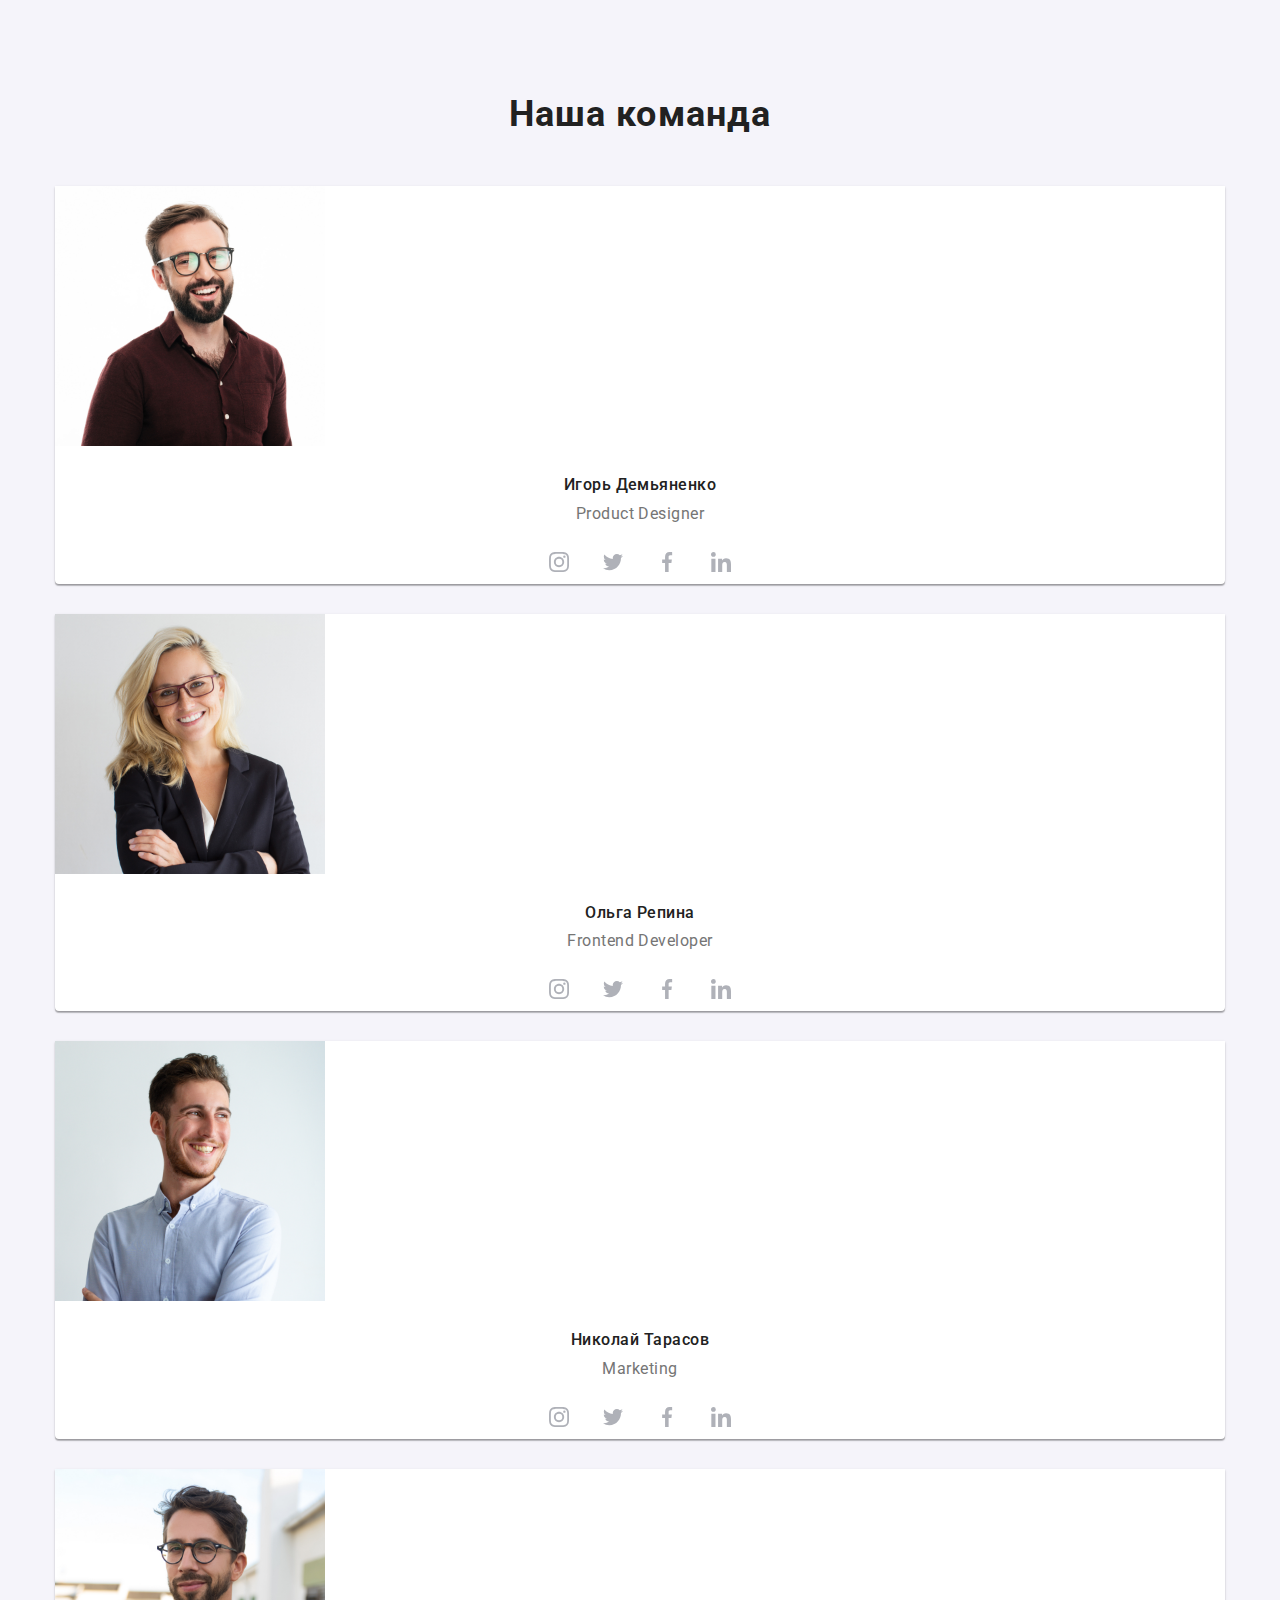
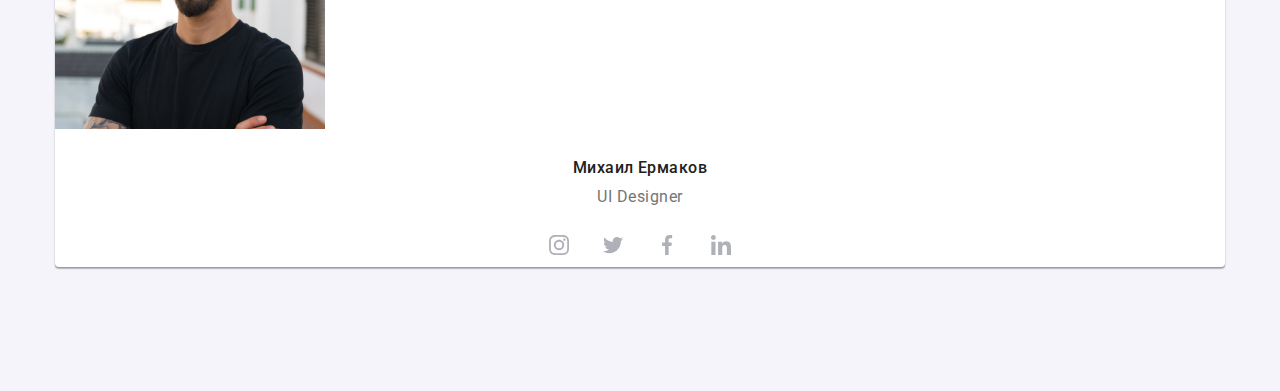
<file: index.html>
<!DOCTYPE html>
<html lang="en">
<head>
    <meta charset="UTF-8">
    <meta name="viewport" content="width=device-width, initial-scale=1.0" />
    <meta http-equiv="X-UA-Compatible" content="IE=edge">
    <title>Document</title>
    <link rel="preconnect" href="https://fonts.gstatic.com">
    <link href="https://fonts.googleapis.com/css2?family=Raleway:wght@700&family=Roboto:wght@400;500;700;900&display=swap"
        rel="stylesheet">
    <link rel="stylesheet" href="https://cdnjs.cloudflare.com/ajax/libs/modern-normalize/1.0.0/modern-normalize.min.css">    
    <link rel="stylesheet" href="./css/styles.min.css">
</head>
<body>
    <!-- <header class="page-header">
        <div class="container main-nav ">
            <nav class="navigation">
            <a class="link-page page-header__link-page" href="./index.html">
                <span class="accent">Web</span>Studio
            </a>
                <ul class="site-nav list">
                    <li class="site-nav__item site-nav__site-nav__item"><a href="" class="link site-nav__link site-nav__link--current">Студия</a></li>
                    <li class="site-nav__item site-nav__site-nav__item"><a href="./portfolio.html" class="link site-nav__link">Портфолио</a></li>
                    <li class="site-nav__item site-nav__site-nav__item"><a href="" class="link site-nav__link">Контакты</a></li>
                </ul>
            </nav>
                <ul class="list site-contacts main-nav__site-contacts">
                    <li class="header-item">
                        <a class="link site-contacts__link" href="mailto:info@example.com" >
                        <svg class="icon-svg" width="16px" height="12px">
                            <use href="./images/icons.svg#icon-envelope"></use>
                        </svg>
                        info@devstudio.com</a>
                    </li>
                    <li class="header-item">
                        <a class="link site-contacts__link" href="tell:+380991111111" >
                        <svg class="icon-svg" width="10px" height="16px">
                            <use href="./images/icons.svg#icon-smartphone"></use>
                        </svg>
                        +38 096 111 11 11</a>
                    </li>
                </ul>
        </div>
    </header> -->

    <main>

    <!-- <section class="hero">
        <div class="conteiner">
            <div class="hero__content">
                <h1 class="hero-title">Эффективные решения для вашего бизнеса</h1>
                <button class="button" data-modal-open>Заказать услугу</button>
            </div>
        </div>
    </section> -->

    <!-- <section class="section">
        <div class="container">
            <ul class="recommendation-list list">
                <li class="first-item">
                <div class="content">
                    <div class="icon-antenna">
                    <svg class="icon icon-antenna__icon">
                        <use href="./images/icons.svg#icon-antenna"></use>
                    </svg>
                    </div>
                    <h2 class="section-title">Внимание к деталям</h2>
                    <p>Идейные соображения, а также начало повседневной работы по формированию позиции.
                    </p>
                </div>
                </li>
                <li class="first-item">
                <div class="content">
                    <div class="icon-antenna">
                        <svg class="icon icon-antenna__icon">
                            <use href="./images/icons.svg#icon-clock"></use>
                        </svg>
                    </div>
                    <h2 class="section-title">Пунктуальность</h2>
                    <p>Задача организации, в особенности же рамки и место обучения кадров влечет за собой.
                    </p>
                </div>
                </li>
                <li class="first-item">
                <div class="content">
                    <div class="icon-antenna">
                        <svg class="icon icon-antenna__icon">
                            <use href="./images/icons.svg#icon-diagram"></use>
                        </svg>
                    </div>
                    <h2 class="section-title">Планирование</h2>
                    <p>Равным образом консультация с широким активом в значительной степени обуславливает.
                    </p>
                </div>
                </li>
                <li class="first-item">
                <div class="content">
                    <div class="icon-antenna">
                        <svg class="icon icon-antenna__icon">
                            <use href="./images/icons.svg#icon-astronaut"></use>
                        </svg>
                    </div>
                    <h2 class="section-title">Современные технологии</h2>
                    <p>Значимость этих проблем настолько очевидна, что реализация плановых заданий.
                    </p>
                </div>
                </li>
            </ul>
        </div>
    </section> -->

    <!-- <section class="fhoto section">
        <div class="container">
            <h2 class="fhoto-title">Чем мы занимаемся</h2>
            <ul class="fhoto-list list">
                <li class="fhoto-item fhoto-list__fhoto-item"><img src="./images/img.jpg" alt="печатает на клавиатуре" width="370">
                    <h2 class="about">Десктопные приложения</h2>
                </li>
                <li class="fhoto-item fhoto-list__fhoto-item"><img src="./images/box.jpg" alt="держит телефон в руке" width="370">
                    <h2 class="about">Мобильные приложения</h2>
                </li>
                <li class="fhoto-item fhoto-list__fhoto-item"><img src="./images/box2.jpg" alt="картинка на планшете" width="370">
                    <h2 class="about">Дизайнерские решения</h2>
                </li>
            </ul>
        </div>
    </section> -->

    <section class="team-fhoto section">
        <div class="container">
        <h2 class="fhoto-title">Наша команда</h2>
        <ul class="team list">
            <li class="item team__item">
                <div class="card-thumb">
                    <img src="./images/i.jpg" alt="фото сотрудника" width="270">
                </div>
                <h3 class="name-title">Игорь Демьяненко</h3>
                <p class="text">Product Designer</p>
                <ul class="list social-icons">
                    <li class="social-icons__item">
                        <a href="" class="social-icons-link" target="_blank" rel="noopener noreferrer">
                            <svg class="icon social-icons__icon">
                                <use href="./images/icons.svg#icon-instagram"></use>
                            </svg>
                        </a>
                    </li>
                    <li class="social-icons__item">
                        <a href="" class="social-icons-link" target="_blank" rel="noopener noreferrer">
                            <svg class="icon social-icons__icon">
                                <use href="./images/icons.svg#icon-twitter"></use>
                            </svg>
                        </a>
                    </li>
                    <li class="social-icons__item">
                        <a href="" class="social-icons-link" target="_blank" rel="noopener noreferrer">
                            <svg class="icon social-icons__icon">
                                <use href="./images/icons.svg#icon-facebook"></use>
                            </svg>
                        </a>
                    </li>
                    <li class="social-icons__item">
                        <a href="" class="social-icons-link" target="_blank" rel="noopener noreferrer">
                            <svg class="icon social-icons__icon">
                                <use href="./images/icons.svg#icon-linkedin"></use>
                            </svg>
                        </a>
                    </li>
                </ul>
                    </li>
                    
            <li class="item team__item">
                <div class="card-thumb">
                    <img src="./images/im.jpg" alt="фото сотрудника" width="270">
                </div>
                <h3 class="name-title">Ольга Репина</h3>
                <p class="text">Frontend Developer</p>
                <ul class="list social-icons">
                    <li class="social-icons__item">
                        <a href="" class="social-icons-link" target="_blank" rel="noopener noreferrer">
                            <svg class="icon social-icons__icon">
                                <use href="./images/icons.svg#icon-instagram"></use>
                            </svg>
                        </a>
                    </li>
                    <li class="social-icons__item">
                        <a href="" class="social-icons-link" target="_blank" rel="noopener noreferrer">
                            <svg class="icon social-icons__icon">
                                <use href="./images/icons.svg#icon-twitter"></use>
                            </svg>
                        </a>
                    </li>
                    <li class="social-icons__item">
                        <a href="" class="social-icons-link" target="_blank" rel="noopener noreferrer">
                            <svg class="icon social-icons__icon">
                                <use href="./images/icons.svg#icon-facebook"></use>
                            </svg>
                        </a>
                    </li>
                    <li class="social-icons__item">
                        <a href="" class="social-icons-link" target="_blank" rel="noopener noreferrer">
                            <svg class="icon social-icons__icon">
                                <use href="./images/icons.svg#icon-linkedin"></use>
                            </svg>
                        </a>
                    </li>
                </ul>
                    </li>
            <li class="item team__item">
                <div class="card-thumb">
                    <img src="./images/ir.jpg" alt="фото сотрудника" width="270">
                </div>
                <h3 class="name-title">Николай Тарасов</h3>
                <p class="text">Marketing</p>
                <ul class="list social-icons">
                    <li class="social-icons__item">
                        <a href="" class="social-icons-link" target="_blank" rel="noopener noreferrer">
                            <svg class="icon social-icons__icon">
                                <use href="./images/icons.svg#icon-instagram"></use>
                            </svg>
                        </a>
                    </li>
                    <li class="social-icons__item">
                        <a href="" class="social-icons-link" target="_blank" rel="noopener noreferrer">
                            <svg class="icon social-icons__icon">
                                <use href="./images/icons.svg#icon-twitter"></use>
                            </svg>
                        </a>
                    </li>
                    <li class="social-icons__item">
                        <a href="" class="social-icons-link" target="_blank" rel="noopener noreferrer">
                            <svg class="icon social-icons__icon">
                                <use href="./images/icons.svg#icon-facebook"></use>
                            </svg>
                        </a>
                    </li>
                    <li class="social-icons__item">
                        <a href="" class="social-icons-link" target="_blank" rel="noopener noreferrer">
                            <svg class="icon social-icons__icon">
                                <use href="./images/icons.svg#icon-linkedin"></use>
                            </svg>
                        </a>
                    </li>
                </ul>
                    </li>
            <li class="item team__item">
                <div class="card-thumb">
                    <img src="./images/imd.jpg" alt="фото сотрудника" width="270">
                </div>
                <h3 class="name-title">Михаил Ермаков</h3>
                <p class="text">UI Designer</p>
                <ul class="list social-icons">
                    <li class="social-icons__item">
                        <a href="" class="social-icons-link" target="_blank" rel="noopener noreferrer">
                            <svg class="icon social-icons__icon">
                                <use href="./images/icons.svg#icon-instagram"></use>
                            </svg>
                        </a>
                    </li>
                    <li class="social-icons__item">
                        <a href="" class="social-icons-link" target="_blank" rel="noopener noreferrer">
                            <svg class="icon social-icons__icon">
                                <use href="./images/icons.svg#icon-twitter"></use>
                            </svg>
                        </a>
                    </li>
                    <li class="social-icons__item">
                        <a href="" class="social-icons-link" target="_blank" rel="noopener noreferrer">
                            <svg class="icon social-icons__icon">
                                <use href="./images/icons.svg#icon-facebook"></use>
                            </svg>
                        </a>
                    </li>
                    <li class="social-icons__item">
                        <a href="" class="social-icons-link" target="_blank" rel="noopener noreferrer">
                            <svg class="icon social-icons__icon">
                                <use href="./images/icons.svg#icon-linkedin"></use>
                            </svg>
                        </a>
                    </li>
                </ul>
            </li>
        </ul>
        </div>
    </section>

    <!-- <section class="section logo-company">
        <div class="container">
            <h4 class="logo-text">Постоянные клиенты</h4>
            <ul class="list logo-list">
                <li class="item logo-item">
                    <a href="" class="logo-item-link" target="_blank" rel="noopener noreferrer">
                        <svg class="icon logo-item__icon" width="44.27px" height="49.23px">
                            <use href="./images/icons.svg#icon-logo"></use>
                        </svg>
                    </a>
                </li>
                <li class="item logo-item">
                    <a href="" class="logo-item-link" target="_blank" rel="noopener noreferrer">
                        <svg class="icon logo-item__icon" width="40px" height="52px">
                            <use href="./images/icons.svg#icon-logo2"></use>
                        </svg>
                    </a>
                </li>
                <li class="item logo-item">
                    <a href="" class="logo-item-link" target="_blank" rel="noopener noreferrer">
                        <svg class="icon logo-item__icon" width="41px" height="42.6px">
                            <use href="./images/icons.svg#icon-logo3"></use>
                        </svg>
                    </a>
                </li>
                <li class="item logo-item">
                    <a href="" class="logo-item-link" target="_blank" rel="noopener noreferrer">
                        <svg class="icon logo-item__icon" width="79.66px" height="42.02px">
                            <use href="./images/icons.svg#icon-logo4"></use>
                        </svg>
                    </a>
                </li>
                <li class="item logo-item">
                    <a href="" class="logo-item-link" target="_blank" rel="noopener noreferrer">
                        <svg class="icon logo-item__icon" width="59px" height="47px">
                            <use href="./images/icons.svg#icon-logo5"></use>
                        </svg>
                    </a>
                </li>
                <li class="item logo-item">
                    <a href="" class="logo-item-link" target="_blank" rel="noopener noreferrer">
                        <svg class="icon logo-item__icon" width="88.48px" height="45.44px">
                            <use href="./images/icons.svg#icon-logo6"></use>
                        </svg>
                    </a>
                </li>
            </ul>
        </div>
    </section>-->
    </main> 

    <!-- <footer class="footer">
        <div class="container">
            <ul class="card-set">
                <div class="first-container positive">
                    <div class="footer-container">
                        <a href="WebStudio" class="footer-link"><span class="accent">Web</span>Studio</a>
                    </div>
            
                    <address class="address">г. Киев, пр-т Леси Украинки, 26</address>
                    <ul class="site-contacts list">
                        <li class="contacts-item"><a href="mailto:info@example.com" class="link site-contacts__link">info@example.com</a></li>
                        <li class="contacts-item"><a href="tell:+380991111111" class="link site-contacts__link">+38 099 111 11 11</a></li>
                    </ul>
                </div>
                <div class="appeal positive">
                    <h6 class="appeal-text">присоединяйтесь</h6>
                    <ul class="list social-icons appeal__social-icons">
                        <li class="social-icons__item">
                            <a href="" class="social-icons-link" target="_blank" rel="noopener noreferrer">
                                <svg class="icon social-icons__icon appeal__social-icons__icon">
                                    <use href="./images/icons.svg#icon-instagram"></use>
                                </svg>
                            </a>
                        </li>
                        <li class="social-icons__item">
                            <a href="" class="social-icons-link" target="_blank" rel="noopener noreferrer">
                                <svg class="icon social-icons__icon appeal__social-icons__icon">
                                    <use href="./images/icons.svg#icon-twitter"></use>
                                </svg>
                            </a>
                        </li>
                        <li class="social-icons__item">
                            <a href="" class="social-icons-link" target="_blank" rel="noopener noreferrer">
                                <svg class="icon social-icons__icon appeal__social-icons__icon">
                                    <use href="./images/icons.svg#icon-facebook"></use>
                                </svg>
                            </a>
                        </li>
                        <li class="social-icons__item">
                            <a href="" class="social-icons-link" target="_blank" rel="noopener noreferrer">
                                <svg class="icon social-icons__icon appeal__social-icons__icon">
                                    <use href="./images/icons.svg#icon-linkedin"></use>
                                </svg>
                            </a>
                        </li>
                    </ul>
                </div>
                <div class="mailing positive">
                    <h6 class="appeal-text">Подпишитесь на рассылку</h6>
                    <form class="footer-form">
                        <input class="footer-field" type="text" name="E-mail" placeholder="E-mail">
                        <button class="button mailing__button" type="submit">Подписаться
                            <svg class="subscribe">
                                <use href="./images/icons.svg#icon-icon-send"></use>
                            </svg>
                        </button>
                    </form>
                </div>
            </ul>
        </div>                             
    </footer> -->
    <div class="backdrop is-hidden" data-modal>
        <div class="modal">
            <h6 class="modal__title">Оставьте свои данные, мы вам перезвоним</h6>
            <form class="form modal-form">
                <label class="modal-form__field-label form__field-label">
                    <span class="indicate">Имя</span>
                    <input class="form__field modal-form__field" type="text" name="user_name">
                    <svg class="form__field-icon" width="12px" height="12px">
                        <use href="./images/icons.svg#icon-Vector"></use>
                    </svg>
                </label>
                <label class="modal-form__field-label form-field-label">
                    <span class="indicate">Телефон</span>
                    <input class="form__field modal-form__field" type="tel" name="user_phone">
                    <svg class="form__field-icon" width="12px" height="12px">
                        <use href="./images/icons.svg#icon-Phone"></use>
                    </svg>
                </label>
                <label class="modal-form__field-label form-field-label">
                    <span class="indicate">Почта</span>
                    <input class="form__field modal-form__field" type="mail" name="user_mail">
                    <svg class="form__field-icon" width="15px" height="12px">
                        <use href="./images/icons.svg#icon-Mail"></use>
                    </svg>
                </label>
                <span class="indicate">Комментарий</span>
                <textarea class="form-field modal-form__message modal-form__field" name="user_message" cols="30" rows="8" placeholder="Введите текст"></textarea>
                <label class="consent">
                    <input class="checkbox" type="checkbox" name="consent">
                    <span class="checkbox-icon"></span>
                    Соглашаюсь с рассылкой и принимаю <a href="Условия договора" class="consent-link">Условия договора</a>
                </label>
                <button class="button modal__button" type="submit">Отправить</button> 
            </form>
            <button class="modal__btn-close " type="submit" data-modal-close>
                <svg width="18px" height="18px">
                    <use href="./images/icons.svg#icon-close"></use>
                </svg>
            </button>
        </div>
    </div>
    <script src="./js/script.js"></script>
</body>
</html>
</file>
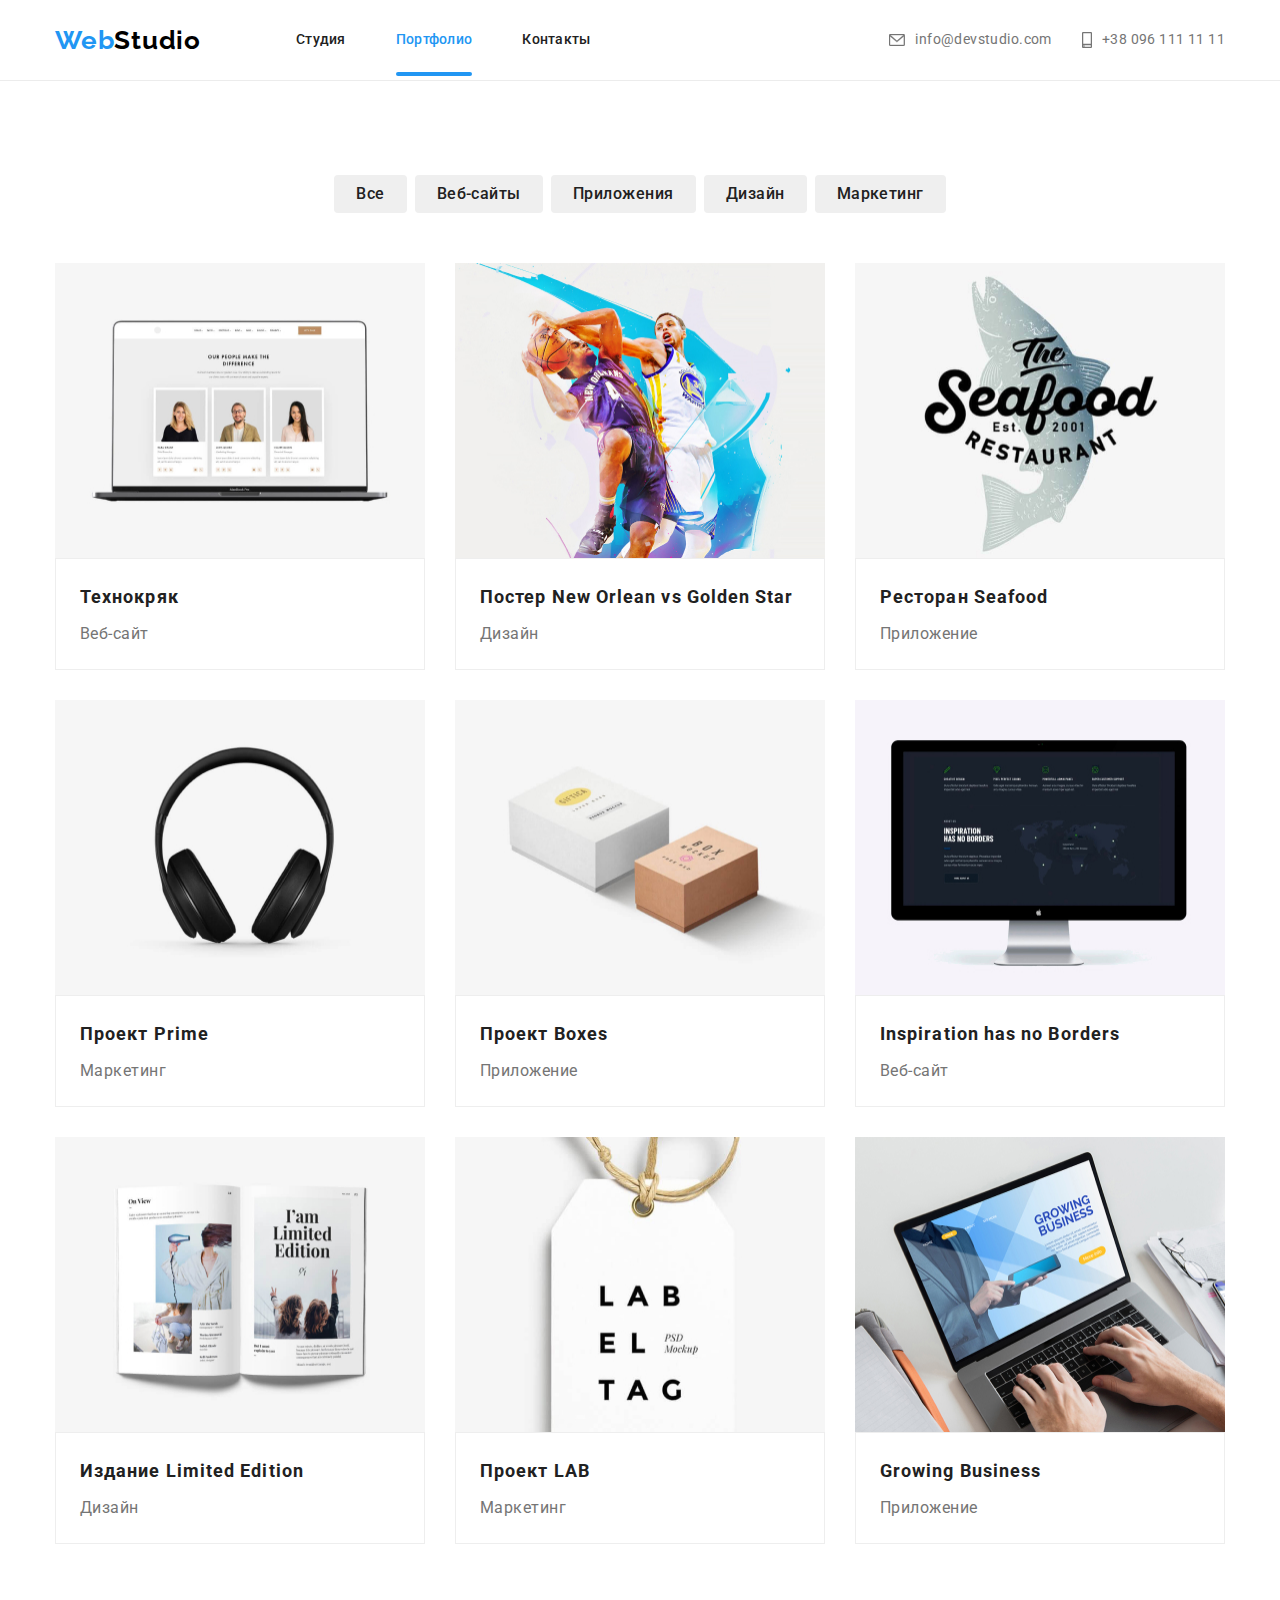
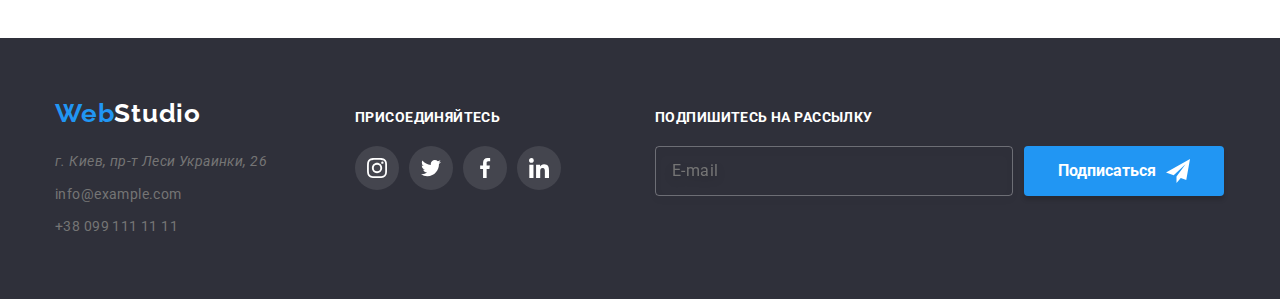
<file: portfolio.html>
<!DOCTYPE html>
<html lang="en">

<head>
    <meta charset="UTF-8">
    <meta http-equiv="X-UA-Compatible" content="IE=edge">
    <meta name="viewport" content="width=device-width, initial-scale=1.0">
    <title>Document</title>
    <link rel="preconnect" href="https://fonts.gstatic.com">
    <link href="https://fonts.googleapis.com/css2?family=Raleway:wght@700&family=Roboto:wght@400;500;700;900&display=swap"
        rel="stylesheet">
    <link rel="stylesheet" href="https://cdnjs.cloudflare.com/ajax/libs/modern-normalize/1.0.0/modern-normalize.min.css">
    <link rel="stylesheet" href="./css/styles.css">
</head>

<body>
    <header class="page-header">
        <div class="container main-nav ">
            <nav class="navigation">
            <a class="link-page page-header__link-page" href="./index.html">
                <span class="accent">Web</span>Studio
            </a>
                <ul class="site-nav list">
                    <li class="site-nav__item site-nav__site-nav__item"><a href="./index.html" class="link site-nav__link">Студия</a></li>
                    <li class="site-nav__item site-nav__site-nav__item"><a href="./portfolio.html" class="link site-nav__link site-nav__link--current">Портфолио</a></li>
                    <li class="site-nav__item site-nav__site-nav__item"><a href="" class="link site-nav__link">Контакты</a></li>
                </ul>
            </nav>
                <ul class="list site-contacts main-nav__site-contacts">
                    <li class="header-item">
                        <a class="link site-contacts__link" href="mailto:info@example.com" >
                        <svg class="icon-svg" width="16px" height="12px">
                            <use href="./images/icons.svg#icon-envelope"></use>
                        </svg>
                        info@devstudio.com</a>
                    </li>
                    <li class="header-item">
                        <a class="link site-contacts__link" href="tell:+380991111111" >
                        <svg class="icon-svg" width="10px" height="16px">
                            <use href="./images/icons.svg#icon-smartphone"></use>
                        </svg>
                        +38 096 111 11 11</a>
                    </li>
                </ul>
        </div>
    </header>

    <main>
        
    <section class="site-options section">
        <div class="container">
            <h1 class="ghost">Услуги и набор приложений</h1>
            <div class="conteiner-menu site-options__conteiner-menu">
                <ul class="options list">
                    <li class="options-item"><button class="secondary-button" type="button">Все</button></li>
                    <li class="options-item"><button class="secondary-button" type="button">Веб-сайты</button></li>
                    <li class="options-item"><button class="secondary-button" type="button">Приложения</button></li>
                    <li class="options-item"><button class="secondary-button" type="button">Дизайн</button></li>
                    <li class="options-item"><button class="secondary-button" type="button">Маркетинг</button></li>
                </ul>
            </div>
        </div>
        <div class="container">
            <ul class="portfolio-items grid">
                <li class="grid-items">
                    <div class="overlay-thumb">
                        <img src="./images/texno.jpg" width="370" height="295" alt="">
                        <div class="overlay-content">
                            <p class="overlay-text">Технокряк это современная площадка распространения коронавируса. Компании используют эту
                                платформу для цифрового
                                шпионажа и атак на защищённые сервера конкурентов.
                            </p>
                        </div>
                    </div>
                    <div class="card-content">
                        <h2 class="card-heading">Технокряк</h2>
                        <p class="card-text">Веб-сайт</p>
                    </div>
                </li>
                <li class="grid-items">
                    <div class="overlay-thumb">
                        <img src="./images/neworlean.jpg" width="370" height="295" alt="">
                        <div class="overlay-content">
                            <p class="overlay-text">Технокряк это современная площадка распространения коронавируса. Компании используют эту
                                платформу для цифрового
                                шпионажа и атак на защищённые сервера конкурентов.
                            </p>
                        </div>
                    </div>
                    <div class="card-content">
                        <h2 class="card-heading">Постер New Orlean vs Golden Star</h2>
                        <p class="card-text">Дизайн</p>
                    </div>
                </li>
                <li class="grid-items">
                    <div class="overlay-thumb">
                        <img src="./images/seafood.jpg" width="370" height="295" alt="">
                        <div class="overlay-content">
                            <p class="overlay-text">Технокряк это современная площадка распространения коронавируса. Компании используют эту
                                платформу для цифрового
                                шпионажа и атак на защищённые сервера конкурентов.
                            </p>
                        </div>
                    </div>
                    <div class="card-content">
                        <h2 class="card-heading">Ресторан Seafood</h2>
                        <p class="card-text">Приложение</p>
                    </div>
                </li>
                <li class="grid-items">
                    <div class="overlay-thumb">
                        <img src="./images/prime.jpg" width="370" height="295" alt="">
                        <div class="overlay-content">
                            <p class="overlay-text">Технокряк это современная площадка распространения коронавируса. Компании используют эту
                                платформу для цифрового
                                шпионажа и атак на защищённые сервера конкурентов.
                            </p>
                        </div>
                    </div>
                    <div class="card-content">
                        <h2 class="card-heading">Проект Prime</h2>
                        <p class="card-text">Маркетинг</p>
                    </div>
                </li>
                <li class="grid-items">
                    <div class="overlay-thumb">
                        <img src="./images/boxes.jpg" width="370" height="295" alt="">
                        <div class="overlay-content">
                            <p class="overlay-text">Технокряк это современная площадка распространения коронавируса. Компании используют эту
                                платформу для цифрового
                                шпионажа и атак на защищённые сервера конкурентов.
                            </p>
                        </div>
                    </div>
                    <div class="card-content">
                        <h2 class="card-heading">Проект Boxes</h2>
                        <p class="card-text">Приложение</p>
                    </div>
                </li>
                <li class="grid-items">
                    <div class="overlay-thumb">
                        <img src="./images/borders.jpg" width="370" height="295" alt="">
                        <div class="overlay-content">
                            <p class="overlay-text">Технокряк это современная площадка распространения коронавируса. Компании используют эту
                                платформу для цифрового
                                шпионажа и атак на защищённые сервера конкурентов.
                            </p>
                        </div>
                    </div>
                    <div class="card-content">
                        <h2 class="card-heading">Inspiration has no Borders</h2>
                        <p class="card-text">Веб-сайт</p>
                    </div>
                </li>
                <li class="grid-items">
                    <div class="overlay-thumb">
                        <img src="./images/limited.jpg" width="370" height="295" alt="">
                        <div class="overlay-content">
                            <p class="overlay-text">Технокряк это современная площадка распространения коронавируса. Компании используют эту
                                платформу для цифрового
                                шпионажа и атак на защищённые сервера конкурентов.
                            </p>
                        </div>
                    </div>
                    <div class="card-content">
                        <h2 class="card-heading">Издание Limited Edition</h2>
                        <p class="card-text">Дизайн</p>
                    </div>
                </li>
                <li class="grid-items">
                    <div class="overlay-thumb">
                        <img src="./images/lab.jpg" width="370" height="295" alt="">
                        <div class="overlay-content">
                            <p class="overlay-text">Технокряк это современная площадка распространения коронавируса. Компании используют эту
                                платформу для цифрового
                                шпионажа и атак на защищённые сервера конкурентов.
                            </p>
                        </div>
                    </div>
                    <div class="card-content">
                        <h2 class="card-heading">Проект LAB</h2>
                        <p class="card-text">Маркетинг</p>
                    </div>
                </li>
                <li class="grid-items">
                    <div class="overlay-thumb">
                        <img src="./images/business.jpg" width="370" height="295" alt="">
                        <div class="overlay-content">
                            <p class="overlay-text">Технокряк это современная площадка распространения коронавируса. Компании используют эту
                                платформу для цифрового
                                шпионажа и атак на защищённые сервера конкурентов.
                            </p>
                        </div>
                    </div>
                    <div class="card-content">
                        <h2 class="card-heading">Growing Business</h2>
                        <p class="card-text">Приложение</p>
                    </div>
                </li>
            </ul>
        </div>
    </section>
    </main>
    <footer class="footer">
        <div class="container">
            <ul class="card-set">
                <div class="first-container positive">
                    <div class="footer-container">
                        <a href="WebStudio" class="footer-link"><span class="accent">Web</span>Studio</a>
                    </div>
    
                    <address class="address">г. Киев, пр-т Леси Украинки, 26</address>
                    <ul class="site-contacts list">
                        <li class="contacts-item"><a href="mailto:info@example.com" class="link site-contacts__link">info@example.com</a></li>
                        <li class="contacts-item"><a href="tell:+380991111111" class="link site-contacts__link">+38 099 111 11 11</a></li>
                    </ul>
                </div>
                <div class="appeal positive">
                    <h6 class="appeal-text">присоединяйтесь</h6>
                    <ul class="list social-icons appeal__social-icons">
                        <li class="social-icons__item">
                            <a href="" class="social-icons-link" target="_blank" rel="noopener noreferrer">
                                <svg class="icon social-icons__icon appeal__social-icons__icon">
                                    <use href="./images/icons.svg#icon-instagram"></use>
                                </svg>
                            </a>
                        </li>
                        <li class="social-icons__item">
                            <a href="" class="social-icons-link" target="_blank" rel="noopener noreferrer">
                                <svg class="icon social-icons__icon appeal__social-icons__icon">
                                    <use href="./images/icons.svg#icon-twitter"></use>
                                </svg>
                            </a>
                        </li>
                        <li class="social-icons__item">
                            <a href="" class="social-icons-link" target="_blank" rel="noopener noreferrer">
                                <svg class="icon social-icons__icon appeal__social-icons__icon">
                                    <use href="./images/icons.svg#icon-facebook"></use>
                                </svg>
                            </a>
                        </li>
                        <li class="social-icons__item">
                            <a href="" class="social-icons-link" target="_blank" rel="noopener noreferrer">
                                <svg class="icon social-icons__icon appeal__social-icons__icon">
                                    <use href="./images/icons.svg#icon-linkedin"></use>
                                </svg>
                            </a>
                        </li>
                    </ul>
                </div>
                <div class="mailing positive">
                    <h6 class="appeal-text">Подпишитесь на рассылку</h6>
                    <form class="footer-form">
                        <input class="footer-field" type="text" name="E-mail" placeholder="E-mail">
                        <button class="button mailing__button" type="submit">Подписаться
                            <svg class="subscribe">
                                <use href="./images/icons.svg#icon-icon-send"></use>
                            </svg>
                        </button>
                    </form>
                </div>
            </ul>
        </div>
    </footer>
</body>

</html>
</file>
<file: css/styles.min.css>
/*! modern-normalize v1.0.0 | MIT License | https://github.com/sindresorhus/modern-normalize */*,::after,::before{box-sizing:border-box}:root{-moz-tab-size:4;tab-size:4}html{line-height:1.15;-webkit-text-size-adjust:100%}body{margin:0}body{font-family:system-ui,-apple-system,'Segoe UI',Roboto,Helvetica,Arial,sans-serif,'Apple Color Emoji','Segoe UI Emoji'}hr{height:0;color:inherit}abbr[title]{text-decoration:underline dotted}b,strong{font-weight:bolder}code,kbd,pre,samp{font-family:ui-monospace,SFMono-Regular,Consolas,'Liberation Mono',Menlo,monospace;font-size:1em}small{font-size:80%}sub,sup{font-size:75%;line-height:0;position:relative;vertical-align:baseline}sub{bottom:-.25em}sup{top:-.5em}table{text-indent:0;border-color:inherit}button,input,optgroup,select,textarea{font-family:inherit;font-size:100%;line-height:1.15;margin:0}button,select{text-transform:none}[type=button],[type=reset],[type=submit],button{-webkit-appearance:button}::-moz-focus-inner{border-style:none;padding:0}:-moz-focusring{outline:1px dotted ButtonText}:-moz-ui-invalid{box-shadow:none}legend{padding:0}progress{vertical-align:baseline}::-webkit-inner-spin-button,::-webkit-outer-spin-button{height:auto}[type=search]{-webkit-appearance:textfield;outline-offset:-2px}::-webkit-search-decoration{-webkit-appearance:none}::-webkit-file-upload-button{-webkit-appearance:button;font:inherit}summary{display:list-item}:root{--primary-text-color: #757575;--title-text-color: #212121;--accent-color: #2196f3;--primary-white-color: #ffffff;--secondary-bg-color: #f5f4fa;--dark-bg-color: #2f303a;--title-font: 'Roboto', sans-serif}body{font-family:'Roboto', sans-serif;font-style:normal;font-size:14px;line-height:1.71;letter-spacing:0.03em;background-color:var(--primary-white-color);color:var(--primary-text-color)}ul{list-style:none}h1,h2,h3,h4,h5,h6,p{margin-top:0;margin-bottom:0}img{display:block;max-width:100%}.section{padding-top:94px;padding-bottom:94px}.list,.portfolio-items{padding:0;margin:0}.link{display:flex;align-items:center;text-decoration:none}.link .icon-svg{display:inline-flex;margin-right:10px;stroke:var(--primary-text-color)}.link:hover .icon-svg,.link:focus .icon-svg{stroke:var(--accent-color)}.page-header{border-bottom:solid 1px #ececec}.link-page{text-decoration:none;font-family:Raleway;font-weight:700;font-size:26px;line-height:31px;letter-spacing:0.03em;color:#000000}.page-header__link-page{margin-right:95px}.accent{color:var(--accent-color)}.main-nav{display:flex;width:1170px;min-height:80px;align-items:center;justify-content:space-between}.navigation{display:flex;align-items:center}.site-nav{display:flex}.main-nav__site-contacts{display:inline-flex}.recommendation-list{display:flex;width:1170px;justify-content:space-between}.site-options__conteiner-menu{text-align:center}.ghost{display:none}.container{width:100%;padding-left:15px;padding-right:15px}@media screen and (min-width: 480px){.container{max-width:480px;margin-left:auto;margin-right:auto}}@media screen and (min-width: 768px){.container{max-width:768px}}@media screen and (min-width: 1200px){.container{max-width:1200px}}.button{font-family:Roboto;font-weight:700;font-size:16px;line-height:1.87;display:inline-block;border-radius:4px;padding:10px 32px;color:var(--primary-white-color);background-color:var(--accent-color);cursor:pointer;border:none}.secondary-button{font-family:Roboto;font-weight:500;font-size:16px;line-height:1.62;letter-spacing:0.03em;border-radius:4px;padding:6px 22px;color:var(--title-text-color);cursor:pointer;border:none}.secondary-button:hover,.secondary-button:focus{color:var(--primary-white-color);background-color:var(--accent-color);box-shadow:0px 3px 1px rgba(0,0,0,0.1),0px 1px 2px rgba(0,0,0,0.08),0px 2px 2px rgba(0,0,0,0.12);transition:250ms cubic-bezier(0.4, 0, 0.2, 1);opacity:250ms cubic-bezier(0.4, 0, 0.2, 1)}.section-title{margin-bottom:10px;font-family:var(--title-font);font-weight:700;font-size:14px;line-height:1.14;letter-spacing:0.03em;text-transform:uppercase;color:var(--title-text-color)}.social-icons{display:flex;justify-content:center;margin-bottom:30px}.social-icons-link{display:flex;justify-content:center;align-items:center;width:44px;height:44px;border-radius:50%;background:rgba(255,255,255,0.1)}.social-icons-link:hover,.social-icons-link:focus{background-color:var(--accent-color);transition:250ms cubic-bezier(0.4, 0, 0.2, 1);opacity:250ms cubic-bezier(0.4, 0, 0.2, 1)}.social-icons__item:not(:last-child){margin-right:10px}.social-icons__icon{width:20px;height:20px;fill:#afb1b8}.social-icons-link:hover .icon{fill:#ffffff}.social-icons-link:focus .icon{color:var(--accent-color);fill:#fff}.logo-text{margin-bottom:50px;font-family:var(--title-font);font-style:normal;font-weight:700;font-size:36px;line-height:1.16;text-align:center;letter-spacing:0.03em;color:#212121}.logo-list{display:inline-flex}.logo-item:not(:last-child){margin-right:30px}.logo-item-link{display:flex;justify-content:center;align-items:center;width:170px;height:90px;box-sizing:border-box;border:1px solid currentColor;border-radius:4px;color:#afb1b8}.logo-item-link:hover{color:var(--accent-color);transition:250ms cubic-bezier(0.4, 0, 0.2, 1);opacity:250ms cubic-bezier(0.4, 0, 0.2, 1)}.logo-item:hover .icon,.logo-item-link:focus .icon{fill:var(--accent-color);transition:250ms cubic-bezier(0.4, 0, 0.2, 1);opacity:250ms cubic-bezier(0.4, 0, 0.2, 1)}.logo-item__icon{display:inline-flex;justify-content:center;align-items:center;fill:#afb1b8}.form{padding-left:40px;padding-right:40px}.form__field-icon{position:absolute;left:15px;top:34px;stroke:var(--title-text-color)}.backdrop{position:fixed;top:0;left:0;width:100%;height:100%;background-color:rgba(0,0,0,0.2);opacity:1;transition:opacity 400ms}.backdrop.is-hidden{opacity:0;visibility:hidden;pointer-events:none}.is-hidden .modal{transform:translate(0, -100%) scale(0.2)}.modal{position:absolute;top:50%;left:50%;transform:translate(-50%, -50%) scale(1);width:100%;max-width:528px;min-height:581px;background-color:#ffffff;box-shadow:0px 1px 3px rgba(0,0,0,0.12),0px 1px 1px rgba(0,0,0,0.14),0px 2px 1px rgba(0,0,0,0.2);border-radius:4px;transition:transform 500ms}.modal__title{margin-top:40px;margin-right:40px;margin-left:40px;margin-bottom:12px;font-weight:700;font-size:20px;line-height:1.15;text-align:center;letter-spacing:0.03em;color:#212121}.modal__button{width:200px;height:50px;margin-left:124px;margin-bottom:40px;box-shadow:0px 4px 4px rgba(0,0,0,0.15)}.modal__btn-close{position:absolute;top:8px;right:8px;display:flex;justify-content:center;align-items:center;width:30px;height:30px;border:none;border-radius:50%;cursor:pointer;border:1px solid rgba(0,0,0,0.1);background-color:#ffffff}.modal__form-field:focus+.icon{fill:var(--accent-color)}.modal-form__field-label{position:relative}.indicate{font-weight:400;font-size:12px;line-height:1.16;letter-spacing:0.01em;color:#757575}.modal-form__field{width:448px;height:40px;padding-left:42px;margin-bottom:10px;border:1px solid rgba(33,33,33,0.2);box-sizing:border-box;border-radius:4px;cursor:pointer}.modal-form__field::placeholder{font-weight:400;font-size:12px;line-height:1.16;letter-spacing:0.01em;color:rgba(117,117,117,0.5)}.modal-form__field:focus{outline:none;border:1px solid var(--accent-color);box-sizing:border-box;border-radius:4px}.modal-form__message{height:120px;padding-left:16px;padding-top:12px;margin-bottom:20px;resize:none}.checkbox{-webkit-appearance:none;appearance:none;position:absolute}.checkbox-icon{display:inline-block;width:16px;height:15px;margin-right:7px;border:2px solid var(--title-text-color);border-radius:2px}.checkbox:checked+.checkbox-icon{border-color:var(--accent-color);background-color:var(--accent-color);background-image:url("../images/check.svg");background-size:contain;background-origin:border-box}.consent{display:inline-flex;align-items:center;padding-left:13px;padding-bottom:30px}.consent-link{color:var(--accent-color)}.header-item{display:inline-flex}.header-item:not(:last-child){margin-right:30px}.hero{display:flex;justify-content:center;align-items:center;margin-bottom:0;text-align:center;max-width:1600px;height:600px;margin-left:auto;margin-right:auto;background:#c4c4c4;background-image:linear-gradient(to right, rgba(47,48,58,0.4), rgba(47,48,58,0.4)),url("../images/hero.jpg")}.hero__content{max-width:700px}.hero-title{margin-top:0;margin-bottom:30px;font-family:var(--title-font);font-weight:900;font-size:44px;line-height:1.36;letter-spacing:0.06em;text-transform:uppercase;color:var(--primary-white-color)}.site-nav__site-nav__item:not(:last-child){margin-right:50px}.site-nav__link{font-weight:500;font-size:14px;line-height:1.14;letter-spacing:0.02em;color:var(--title-text-color)}.site-nav__link--current{position:relative}.site-nav__link--current::after{content:'';position:absolute;bottom:-28px;left:0;width:100%;height:4px;background-color:var(--accent-color);border-radius:2px}.site-nav__link:hover,.site-nav__link:focus{color:var(--accent-color);transition:250ms cubic-bezier(0.4, 0, 0.2, 1);opacity:250ms cubic-bezier(0.4, 0, 0.2, 1)}.site-nav__link--current{color:var(--accent-color)}.site-contacts__link:hover,.site-contacts__link:focus{color:var(--accent-color);transition:250ms cubic-bezier(0.4, 0, 0.2, 1);opacity:250ms cubic-bezier(0.4, 0, 0.2, 1)}.site-contacts__link{color:inherit}.first-item{display:flex;width:270px}.icon-antenna{display:inline-flex;align-items:center;justify-content:center;margin-bottom:30px;width:270px;height:120px;background-color:var(--secondary-bg-color)}.icon-antenna__icon{width:70px;height:70px}.fhoto{padding-top:0}.fhoto-list{display:flex}.fhoto-item{position:relative}.fhoto-list__fhoto-item:not(:last-child){margin-right:30px}.fhoto-title{text-align:center;margin-bottom:50px;font-family:Roboto;font-weight:700;font-size:36px;line-height:1.16;letter-spacing:0.03em;color:var(--title-text-color)}.about{position:absolute;bottom:0;width:100%;padding:27px 82px 27px 83px;font-weight:700;font-size:14px;line-height:1.14;text-align:center;letter-spacing:0.03em;text-transform:uppercase;color:#ffffff;background-color:rgba(47,48,58,0.8)}.team-fhoto{background-color:var(--secondary-bg-color)}.team__item{box-shadow:0px 1px 3px rgba(0,0,0,0.12),0px 1px 1px rgba(0,0,0,0.14),0px 2px 1px rgba(0,0,0,0.2);border-radius:0px 0px 4px 4px;background-color:#ffffff}.card-thumb{margin-bottom:30px}.name-title{text-align:center;margin-bottom:10px;font-weight:500;font-size:16px;line-height:1.18;letter-spacing:0.03em;color:var(--title-text-color)}.text{text-align:center;margin-bottom:16px;font-weight:400;font-size:16px;line-height:1.18;letter-spacing:0.03em;color:var(--primary-text-color)}.footer{padding:60px 0;background-color:var(--dark-bg-color)}.card-set{justify-content:space-between;padding:0;margin:0;display:flex;flex-wrap:wrap}.first-container{width:25%}.positive{flex-basis:calc((50% - 45px) / 2)}.positive:last-child{flex-basis:calc(50% - 15px)}.footer-container{margin-bottom:20px}.footer-link{text-decoration:none;font-family:Raleway;font-weight:700;font-size:26px;line-height:31px;letter-spacing:0.03em;color:#ffffff}.address{margin-bottom:9px}.appeal{margin-top:12px;width:25%}.appeal__social-icons{margin-bottom:0;justify-content:flex-start}.appeal__social-icons__icon{fill:#ffffff}.mailing{display:inline-block;margin-top:12px;width:25%}.appeal-text{margin-bottom:20px;font-weight:700;font-size:14px;line-height:1.14;letter-spacing:0.03em;text-transform:uppercase;color:#ffffff}.footer-field{font-weight:400;font-size:16px;line-height:1.25;align-items:center;letter-spacing:0.03em;color:rgba(255,255,255,0.6);width:358px;height:50px;padding-left:16px;background-color:transparent;border:1px solid rgba(255,255,255,0.3);box-sizing:border-box;filter:drop-shadow(0px 4px 4px rgba(0,0,0,0.15));border-radius:4px}.mailing__button{display:inline-flex;align-items:center;justify-content:center;padding:0;width:200px;height:50px;margin-left:8px;box-shadow:0px 4px 4px rgba(0,0,0,0.15)}.subscribe{margin-left:10px;width:24px;height:24px}.contacts-item:not(:last-child){margin-bottom:9px}.options{display:inline-flex;margin-bottom:50px}.options-item:not(:last-child){margin-right:8px}.card-content{padding:20px 24px;border:solid 1px #eeeeee}.card-heading{margin-bottom:4px;font-weight:700;font-size:18px;line-height:2;letter-spacing:0.06em;color:var(--title-text-color)}.card-text{font-weight:400;font-size:16px;line-height:1.87;letter-spacing:0.03em;color:var(--primary-text-color)}.overlay-thumb{position:relative;overflow:hidden}.overlay-content{position:absolute;top:0;left:0;display:flex;align-items:center;width:100%;height:100%;opacity:0;transform:translateY(100%);transition:transform 250ms cubic-bezier(0.4, 0, 0.2, 1);opacity:250ms cubic-bezier(0.4, 0, 0.2, 1)}.overlay-text{font-weight:400;font-size:18px;line-height:1.56;letter-spacing:0.03em;padding:24px;color:#ffffff}.grid{display:flex;flex-wrap:wrap;margin-left:-30px;margin-top:-30px}.grid-items{flex-basis:calc((100% - 30px * 3) / 3);margin-left:30px;margin-top:30px}.grid-items:hover .overlay-content{opacity:1;transform:translateY(0);background-color:rgba(33,150,243,0.9)}.grid-items:hover{box-shadow:0px 1px 1px rgba(0,0,0,0.12),0px 4px 4px rgba(0,0,0,0.06),1px 4px 6px rgba(0,0,0,0.16);cursor:pointer}
/*# sourceMappingURL=styles.min.css.map */
</file>
<file: css/styles.css>
/*! modern-normalize v1.0.0 | MIT License | https://github.com/sindresorhus/modern-normalize */
*, ::after, ::before {
  box-sizing: border-box;
}

:root {
  -moz-tab-size: 4;
  tab-size: 4;
}

html {
  line-height: 1.15;
  -webkit-text-size-adjust: 100%;
}

body {
  margin: 0;
}

body {
  font-family: system-ui,-apple-system,'Segoe UI',Roboto,Helvetica,Arial,sans-serif,'Apple Color Emoji','Segoe UI Emoji';
}

hr {
  height: 0;
  color: inherit;
}

abbr[title] {
  text-decoration: underline dotted;
}

b, strong {
  font-weight: bolder;
}

code, kbd, pre, samp {
  font-family: ui-monospace,SFMono-Regular,Consolas,'Liberation Mono',Menlo,monospace;
  font-size: 1em;
}

small {
  font-size: 80%;
}

sub, sup {
  font-size: 75%;
  line-height: 0;
  position: relative;
  vertical-align: baseline;
}

sub {
  bottom: -.25em;
}

sup {
  top: -.5em;
}

table {
  text-indent: 0;
  border-color: inherit;
}

button, input, optgroup, select, textarea {
  font-family: inherit;
  font-size: 100%;
  line-height: 1.15;
  margin: 0;
}

button, select {
  text-transform: none;
}

[type=button], [type=reset], [type=submit], button {
  -webkit-appearance: button;
}

::-moz-focus-inner {
  border-style: none;
  padding: 0;
}

:-moz-focusring {
  outline: 1px dotted ButtonText;
}

:-moz-ui-invalid {
  box-shadow: none;
}

legend {
  padding: 0;
}

progress {
  vertical-align: baseline;
}

::-webkit-inner-spin-button, ::-webkit-outer-spin-button {
  height: auto;
}

[type=search] {
  -webkit-appearance: textfield;
  outline-offset: -2px;
}

::-webkit-search-decoration {
  -webkit-appearance: none;
}

::-webkit-file-upload-button {
  -webkit-appearance: button;
  font: inherit;
}

summary {
  display: list-item;
}

:root {
  --primary-text-color: #757575;
  --title-text-color: #212121;
  --accent-color: #2196f3;
  --primary-white-color: #ffffff;
  --secondary-bg-color: #f5f4fa;
  --dark-bg-color: #2f303a;
  --title-font: 'Roboto', sans-serif;
}

body {
  font-family: 'Roboto', sans-serif;
  font-style: normal;
  font-size: 14px;
  line-height: 1.71;
  letter-spacing: 0.03em;
  background-color: var(--primary-white-color);
  color: var(--primary-text-color);
}

ul {
  list-style: none;
}

h1,
h2,
h3,
h4,
h5,
h6,
p {
  margin-top: 0;
  margin-bottom: 0;
}

img {
  display: block;
  max-width: 100%;
}

.section {
  padding-top: 94px;
  padding-bottom: 94px;
}

.list,
.portfolio-items {
  padding: 0;
  margin: 0;
}

.link {
  display: flex;
  align-items: center;
  text-decoration: none;
}

.link .icon-svg {
  display: inline-flex;
  margin-right: 10px;
  stroke: var(--primary-text-color);
}

.link:hover .icon-svg,
.link:focus .icon-svg {
  stroke: var(--accent-color);
}

.page-header {
  border-bottom: solid 1px #ececec;
}

.link-page {
  text-decoration: none;
  font-family: Raleway;
  font-weight: 700;
  font-size: 26px;
  line-height: 31px;
  letter-spacing: 0.03em;
  color: #000000;
}

.page-header__link-page {
  margin-right: 95px;
}

.accent {
  color: var(--accent-color);
}

.main-nav {
  display: flex;
  width: 1170px;
  min-height: 80px;
  align-items: center;
  justify-content: space-between;
}

.navigation {
  display: flex;
  align-items: center;
}

.site-nav {
  display: flex;
}

.main-nav__site-contacts {
  display: inline-flex;
}

.recommendation-list {
  display: flex;
  width: 1170px;
  justify-content: space-between;
}

.site-options__conteiner-menu {
  text-align: center;
}

.ghost {
  display: none;
}

.container {
  width: 100%;
  padding-left: 15px;
  padding-right: 15px;
}

@media screen and (min-width: 480px) {
  .container {
    max-width: 480px;
    margin-left: auto;
    margin-right: auto;
  }
}

@media screen and (min-width: 768px) {
  .container {
    max-width: 768px;
  }
}

@media screen and (min-width: 1200px) {
  .container {
    max-width: 1200px;
  }
}

.button {
  font-family: Roboto;
  font-weight: 700;
  font-size: 16px;
  line-height: 1.87;
  display: inline-block;
  border-radius: 4px;
  padding: 10px 32px;
  color: var(--primary-white-color);
  background-color: var(--accent-color);
  cursor: pointer;
  border: none;
}

.secondary-button {
  font-family: Roboto;
  font-weight: 500;
  font-size: 16px;
  line-height: 1.62;
  letter-spacing: 0.03em;
  border-radius: 4px;
  padding: 6px 22px;
  color: var(--title-text-color);
  cursor: pointer;
  border: none;
}

.secondary-button:hover,
.secondary-button:focus {
  color: var(--primary-white-color);
  background-color: var(--accent-color);
  box-shadow: 0px 3px 1px rgba(0, 0, 0, 0.1), 0px 1px 2px rgba(0, 0, 0, 0.08), 0px 2px 2px rgba(0, 0, 0, 0.12);
  transition: 250ms cubic-bezier(0.4, 0, 0.2, 1);
  opacity: 250ms cubic-bezier(0.4, 0, 0.2, 1);
}

.section-title {
  margin-bottom: 10px;
  font-family: var(--title-font);
  font-weight: 700;
  font-size: 14px;
  line-height: 1.14;
  letter-spacing: 0.03em;
  text-transform: uppercase;
  color: var(--title-text-color);
}

.social-icons {
  display: flex;
  justify-content: center;
  margin-bottom: 30px;
}

.social-icons-link {
  display: flex;
  justify-content: center;
  align-items: center;
  width: 44px;
  height: 44px;
  border-radius: 50%;
  background: rgba(255, 255, 255, 0.1);
}

.social-icons-link:hover,
.social-icons-link:focus {
  background-color: var(--accent-color);
  transition: 250ms cubic-bezier(0.4, 0, 0.2, 1);
  opacity: 250ms cubic-bezier(0.4, 0, 0.2, 1);
}

.social-icons__item:not(:last-child) {
  margin-right: 10px;
}

.social-icons__icon {
  width: 20px;
  height: 20px;
  fill: #afb1b8;
}

.social-icons-link:hover .icon {
  fill: #ffffff;
}

.social-icons-link:focus .icon {
  color: var(--accent-color);
  fill: #fff;
}

.logo-text {
  margin-bottom: 50px;
  font-family: var(--title-font);
  font-style: normal;
  font-weight: 700;
  font-size: 36px;
  line-height: 1.16;
  text-align: center;
  letter-spacing: 0.03em;
  color: #212121;
}

.logo-list {
  display: inline-flex;
}

.logo-item:not(:last-child) {
  margin-right: 30px;
}

.logo-item-link {
  display: flex;
  justify-content: center;
  align-items: center;
  width: 170px;
  height: 90px;
  box-sizing: border-box;
  border: 1px solid currentColor;
  border-radius: 4px;
  color: #afb1b8;
}

.logo-item-link:hover {
  color: var(--accent-color);
  transition: 250ms cubic-bezier(0.4, 0, 0.2, 1);
  opacity: 250ms cubic-bezier(0.4, 0, 0.2, 1);
}

.logo-item:hover .icon,
.logo-item-link:focus .icon {
  fill: var(--accent-color);
  transition: 250ms cubic-bezier(0.4, 0, 0.2, 1);
  opacity: 250ms cubic-bezier(0.4, 0, 0.2, 1);
}

.logo-item__icon {
  display: inline-flex;
  justify-content: center;
  align-items: center;
  fill: #afb1b8;
}

.form {
  padding-left: 40px;
  padding-right: 40px;
}

.form__field-icon {
  position: absolute;
  left: 15px;
  top: 34px;
  stroke: var(--title-text-color);
}

.backdrop {
  position: fixed;
  top: 0;
  left: 0;
  width: 100%;
  height: 100%;
  background-color: rgba(0, 0, 0, 0.2);
  opacity: 1;
  transition: opacity 400ms;
}

.backdrop.is-hidden {
  opacity: 0;
  visibility: hidden;
  pointer-events: none;
}

.is-hidden .modal {
  transform: translate(0, -100%) scale(0.2);
}

.modal {
  position: absolute;
  top: 50%;
  left: 50%;
  transform: translate(-50%, -50%) scale(1);
  width: 100%;
  max-width: 528px;
  min-height: 581px;
  background-color: #ffffff;
  box-shadow: 0px 1px 3px rgba(0, 0, 0, 0.12), 0px 1px 1px rgba(0, 0, 0, 0.14), 0px 2px 1px rgba(0, 0, 0, 0.2);
  border-radius: 4px;
  transition: transform 500ms;
}

.modal__title {
  margin-top: 40px;
  margin-right: 40px;
  margin-left: 40px;
  margin-bottom: 12px;
  font-weight: 700;
  font-size: 20px;
  line-height: 1.15;
  text-align: center;
  letter-spacing: 0.03em;
  color: #212121;
}

.modal__button {
  width: 200px;
  height: 50px;
  margin-left: 124px;
  margin-bottom: 40px;
  box-shadow: 0px 4px 4px rgba(0, 0, 0, 0.15);
}

.modal__btn-close {
  position: absolute;
  top: 8px;
  right: 8px;
  display: flex;
  justify-content: center;
  align-items: center;
  width: 30px;
  height: 30px;
  border: none;
  border-radius: 50%;
  cursor: pointer;
  border: 1px solid rgba(0, 0, 0, 0.1);
  background-color: #ffffff;
}

.modal__form-field:focus + .icon {
  fill: var(--accent-color);
}

.modal-form__field-label {
  position: relative;
}

.indicate {
  font-weight: 400;
  font-size: 12px;
  line-height: 1.16;
  letter-spacing: 0.01em;
  color: #757575;
}

.modal-form__field {
  width: 448px;
  height: 40px;
  padding-left: 42px;
  margin-bottom: 10px;
  border: 1px solid rgba(33, 33, 33, 0.2);
  box-sizing: border-box;
  border-radius: 4px;
  cursor: pointer;
}

.modal-form__field::placeholder {
  font-weight: 400;
  font-size: 12px;
  line-height: 1.16;
  letter-spacing: 0.01em;
  color: rgba(117, 117, 117, 0.5);
}

.modal-form__field:focus {
  outline: none;
  border: 1px solid var(--accent-color);
  box-sizing: border-box;
  border-radius: 4px;
}

.modal-form__message {
  height: 120px;
  padding-left: 16px;
  padding-top: 12px;
  margin-bottom: 20px;
  resize: none;
}

.checkbox {
  -webkit-appearance: none;
  appearance: none;
  position: absolute;
}

.checkbox-icon {
  display: inline-block;
  width: 16px;
  height: 15px;
  margin-right: 7px;
  border: 2px solid var(--title-text-color);
  border-radius: 2px;
}

.checkbox:checked + .checkbox-icon {
  border-color: var(--accent-color);
  background-color: var(--accent-color);
  background-image: url("../images/check.svg");
  background-size: contain;
  background-origin: border-box;
}

.consent {
  display: inline-flex;
  align-items: center;
  padding-left: 13px;
  padding-bottom: 30px;
}

.consent-link {
  color: var(--accent-color);
}

.header-item {
  display: inline-flex;
}

.header-item:not(:last-child) {
  margin-right: 30px;
}

.hero {
  display: flex;
  justify-content: center;
  align-items: center;
  margin-bottom: 0;
  text-align: center;
  max-width: 1600px;
  height: 600px;
  margin-left: auto;
  margin-right: auto;
  background: #c4c4c4;
  background-image: linear-gradient(to right, rgba(47, 48, 58, 0.4), rgba(47, 48, 58, 0.4)), url("../images/hero.jpg");
}

.hero__content {
  max-width: 700px;
}

.hero-title {
  margin-top: 0;
  margin-bottom: 30px;
  font-family: var(--title-font);
  font-weight: 900;
  font-size: 44px;
  line-height: 1.36;
  letter-spacing: 0.06em;
  text-transform: uppercase;
  color: var(--primary-white-color);
}

.site-nav__site-nav__item:not(:last-child) {
  margin-right: 50px;
}

.site-nav__link {
  font-weight: 500;
  font-size: 14px;
  line-height: 1.14;
  letter-spacing: 0.02em;
  color: var(--title-text-color);
}

.site-nav__link--current {
  position: relative;
}

.site-nav__link--current::after {
  content: '';
  position: absolute;
  bottom: -28px;
  left: 0;
  width: 100%;
  height: 4px;
  background-color: var(--accent-color);
  border-radius: 2px;
}

.site-nav__link:hover,
.site-nav__link:focus {
  color: var(--accent-color);
  transition: 250ms cubic-bezier(0.4, 0, 0.2, 1);
  opacity: 250ms cubic-bezier(0.4, 0, 0.2, 1);
}

.site-nav__link--current {
  color: var(--accent-color);
}

.site-contacts__link:hover,
.site-contacts__link:focus {
  color: var(--accent-color);
  transition: 250ms cubic-bezier(0.4, 0, 0.2, 1);
  opacity: 250ms cubic-bezier(0.4, 0, 0.2, 1);
}

.site-contacts__link {
  color: inherit;
}

.first-item {
  display: flex;
  width: 270px;
}

.icon-antenna {
  display: inline-flex;
  align-items: center;
  justify-content: center;
  margin-bottom: 30px;
  width: 270px;
  height: 120px;
  background-color: var(--secondary-bg-color);
}

.icon-antenna__icon {
  width: 70px;
  height: 70px;
}

.fhoto {
  padding-top: 0;
}

.fhoto-list {
  display: flex;
}

.fhoto-item {
  position: relative;
}

.fhoto-list__fhoto-item:not(:last-child) {
  margin-right: 30px;
}

.fhoto-title {
  text-align: center;
  margin-bottom: 50px;
  font-family: Roboto;
  font-weight: 700;
  font-size: 36px;
  line-height: 1.16;
  letter-spacing: 0.03em;
  color: var(--title-text-color);
}

.about {
  position: absolute;
  bottom: 0;
  width: 100%;
  padding: 27px 82px 27px 83px;
  font-weight: 700;
  font-size: 14px;
  line-height: 1.14;
  text-align: center;
  letter-spacing: 0.03em;
  text-transform: uppercase;
  color: #ffffff;
  background-color: rgba(47, 48, 58, 0.8);
}

.team-fhoto {
  background-color: var(--secondary-bg-color);
}

.team__item {
  box-shadow: 0px 1px 3px rgba(0, 0, 0, 0.12), 0px 1px 1px rgba(0, 0, 0, 0.14), 0px 2px 1px rgba(0, 0, 0, 0.2);
  border-radius: 0px 0px 4px 4px;
  background-color: #ffffff;
}

.card-thumb {
  margin-bottom: 30px;
}

.name-title {
  text-align: center;
  margin-bottom: 10px;
  font-weight: 500;
  font-size: 16px;
  line-height: 1.18;
  letter-spacing: 0.03em;
  color: var(--title-text-color);
}

.text {
  text-align: center;
  margin-bottom: 16px;
  font-weight: 400;
  font-size: 16px;
  line-height: 1.18;
  letter-spacing: 0.03em;
  color: var(--primary-text-color);
}

.footer {
  padding: 60px 0;
  background-color: var(--dark-bg-color);
}

.card-set {
  justify-content: space-between;
  padding: 0;
  margin: 0;
  display: flex;
  flex-wrap: wrap;
}

.first-container {
  width: 25%;
}

.positive {
  flex-basis: calc((50% - 45px) / 2);
}

.positive:last-child {
  flex-basis: calc(50% - 15px);
}

.footer-container {
  margin-bottom: 20px;
}

.footer-link {
  text-decoration: none;
  font-family: Raleway;
  font-weight: 700;
  font-size: 26px;
  line-height: 31px;
  letter-spacing: 0.03em;
  color: #ffffff;
}

.address {
  margin-bottom: 9px;
}

.appeal {
  margin-top: 12px;
  width: 25%;
}

.appeal__social-icons {
  margin-bottom: 0;
  justify-content: flex-start;
}

.appeal__social-icons__icon {
  fill: #ffffff;
}

.mailing {
  display: inline-block;
  margin-top: 12px;
  width: 25%;
}

.appeal-text {
  margin-bottom: 20px;
  font-weight: 700;
  font-size: 14px;
  line-height: 1.14;
  letter-spacing: 0.03em;
  text-transform: uppercase;
  color: #ffffff;
}

.footer-field {
  font-weight: 400;
  font-size: 16px;
  line-height: 1.25;
  align-items: center;
  letter-spacing: 0.03em;
  color: rgba(255, 255, 255, 0.6);
  width: 358px;
  height: 50px;
  padding-left: 16px;
  background-color: transparent;
  border: 1px solid rgba(255, 255, 255, 0.3);
  box-sizing: border-box;
  filter: drop-shadow(0px 4px 4px rgba(0, 0, 0, 0.15));
  border-radius: 4px;
}

.mailing__button {
  display: inline-flex;
  align-items: center;
  justify-content: center;
  padding: 0;
  width: 200px;
  height: 50px;
  margin-left: 8px;
  box-shadow: 0px 4px 4px rgba(0, 0, 0, 0.15);
}

.subscribe {
  margin-left: 10px;
  width: 24px;
  height: 24px;
}

.contacts-item:not(:last-child) {
  margin-bottom: 9px;
}

.options {
  display: inline-flex;
  margin-bottom: 50px;
}

.options-item:not(:last-child) {
  margin-right: 8px;
}

.card-content {
  padding: 20px 24px;
  border: solid 1px #eeeeee;
}

.card-heading {
  margin-bottom: 4px;
  font-weight: 700;
  font-size: 18px;
  line-height: 2;
  letter-spacing: 0.06em;
  color: var(--title-text-color);
}

.card-text {
  font-weight: 400;
  font-size: 16px;
  line-height: 1.87;
  letter-spacing: 0.03em;
  color: var(--primary-text-color);
}

.overlay-thumb {
  position: relative;
  overflow: hidden;
}

.overlay-content {
  position: absolute;
  top: 0;
  left: 0;
  display: flex;
  align-items: center;
  width: 100%;
  height: 100%;
  opacity: 0;
  transform: translateY(100%);
  transition: transform 250ms cubic-bezier(0.4, 0, 0.2, 1);
  opacity: 250ms cubic-bezier(0.4, 0, 0.2, 1);
}

.overlay-text {
  font-weight: 400;
  font-size: 18px;
  line-height: 1.56;
  letter-spacing: 0.03em;
  padding: 24px;
  color: #ffffff;
}

.grid {
  display: flex;
  flex-wrap: wrap;
  margin-left: -30px;
  margin-top: -30px;
}

.grid-items {
  flex-basis: calc((100% - 30px * 3) / 3);
  margin-left: 30px;
  margin-top: 30px;
}

.grid-items:hover .overlay-content {
  opacity: 1;
  transform: translateY(0);
  background-color: rgba(33, 150, 243, 0.9);
}

.grid-items:hover {
  box-shadow: 0px 1px 1px rgba(0, 0, 0, 0.12), 0px 4px 4px rgba(0, 0, 0, 0.06), 1px 4px 6px rgba(0, 0, 0, 0.16);
  cursor: pointer;
}
/*# sourceMappingURL=styles.css.map */
</file>
